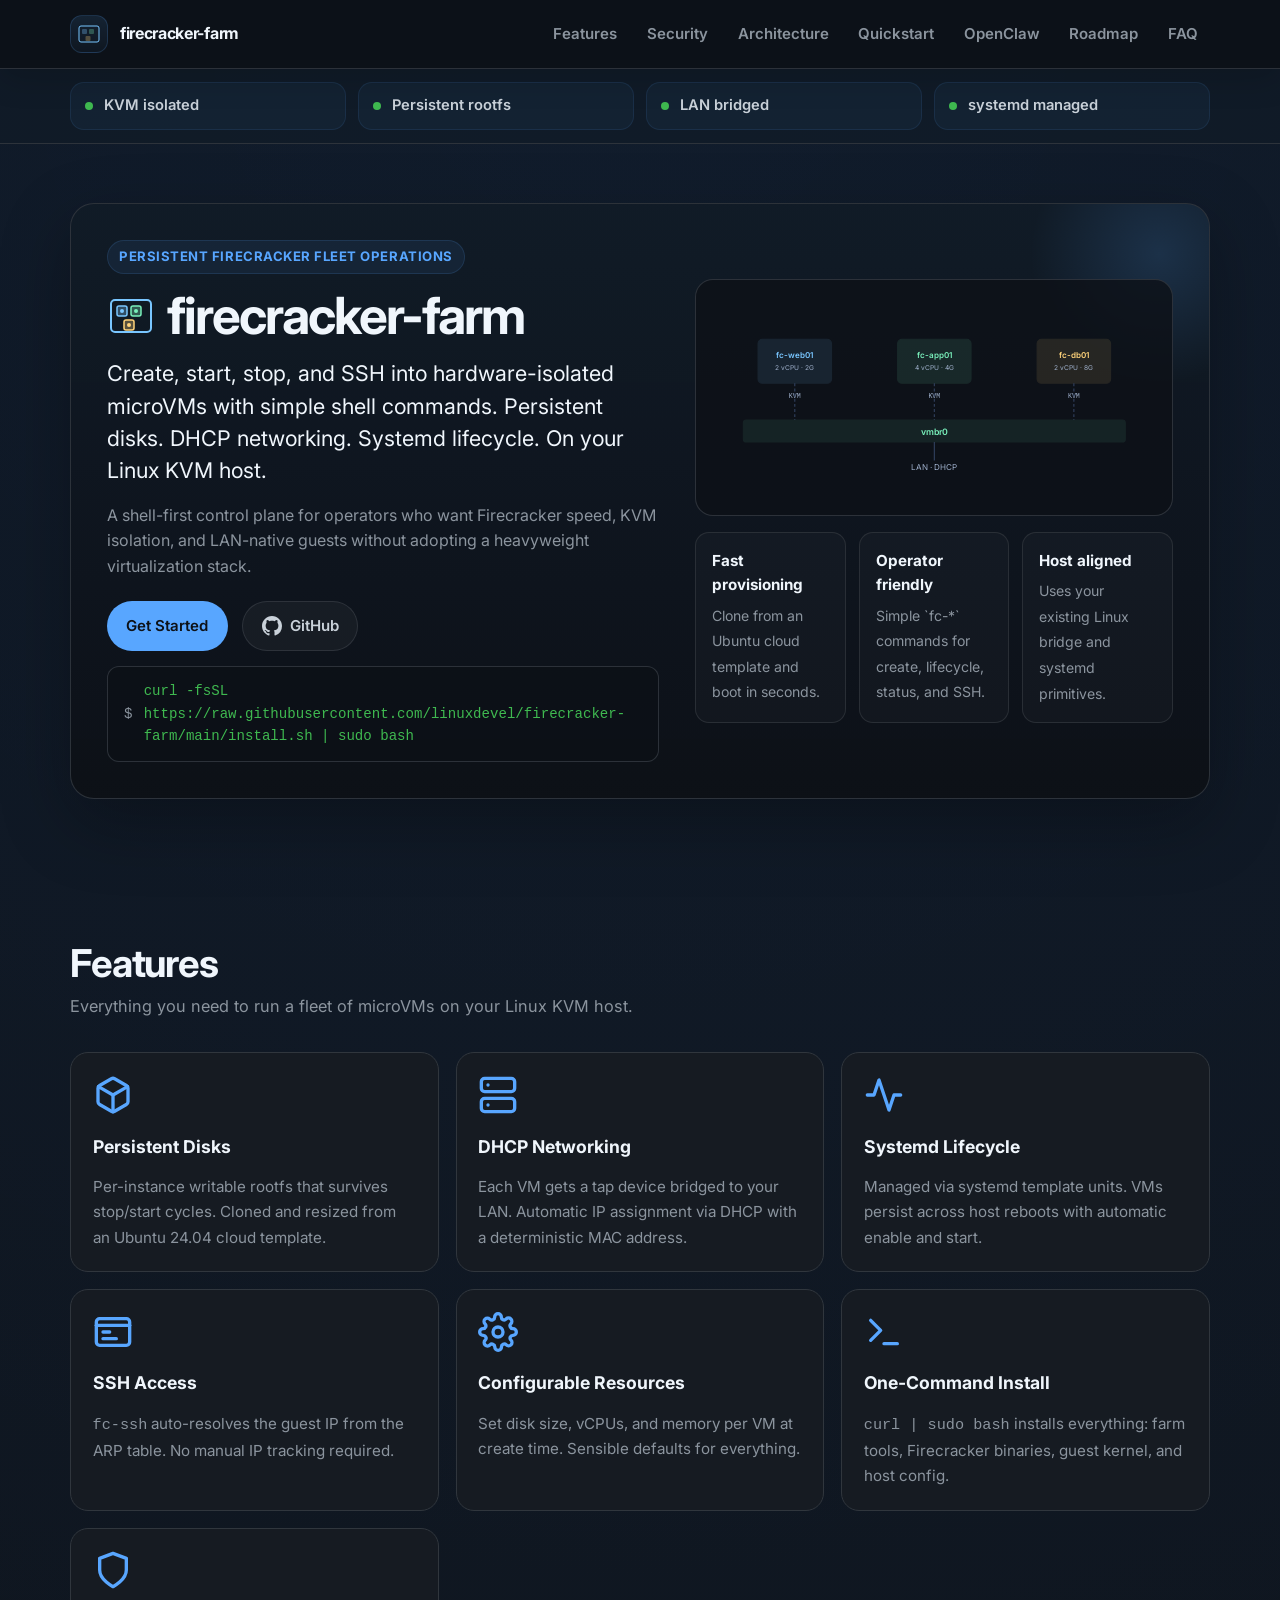
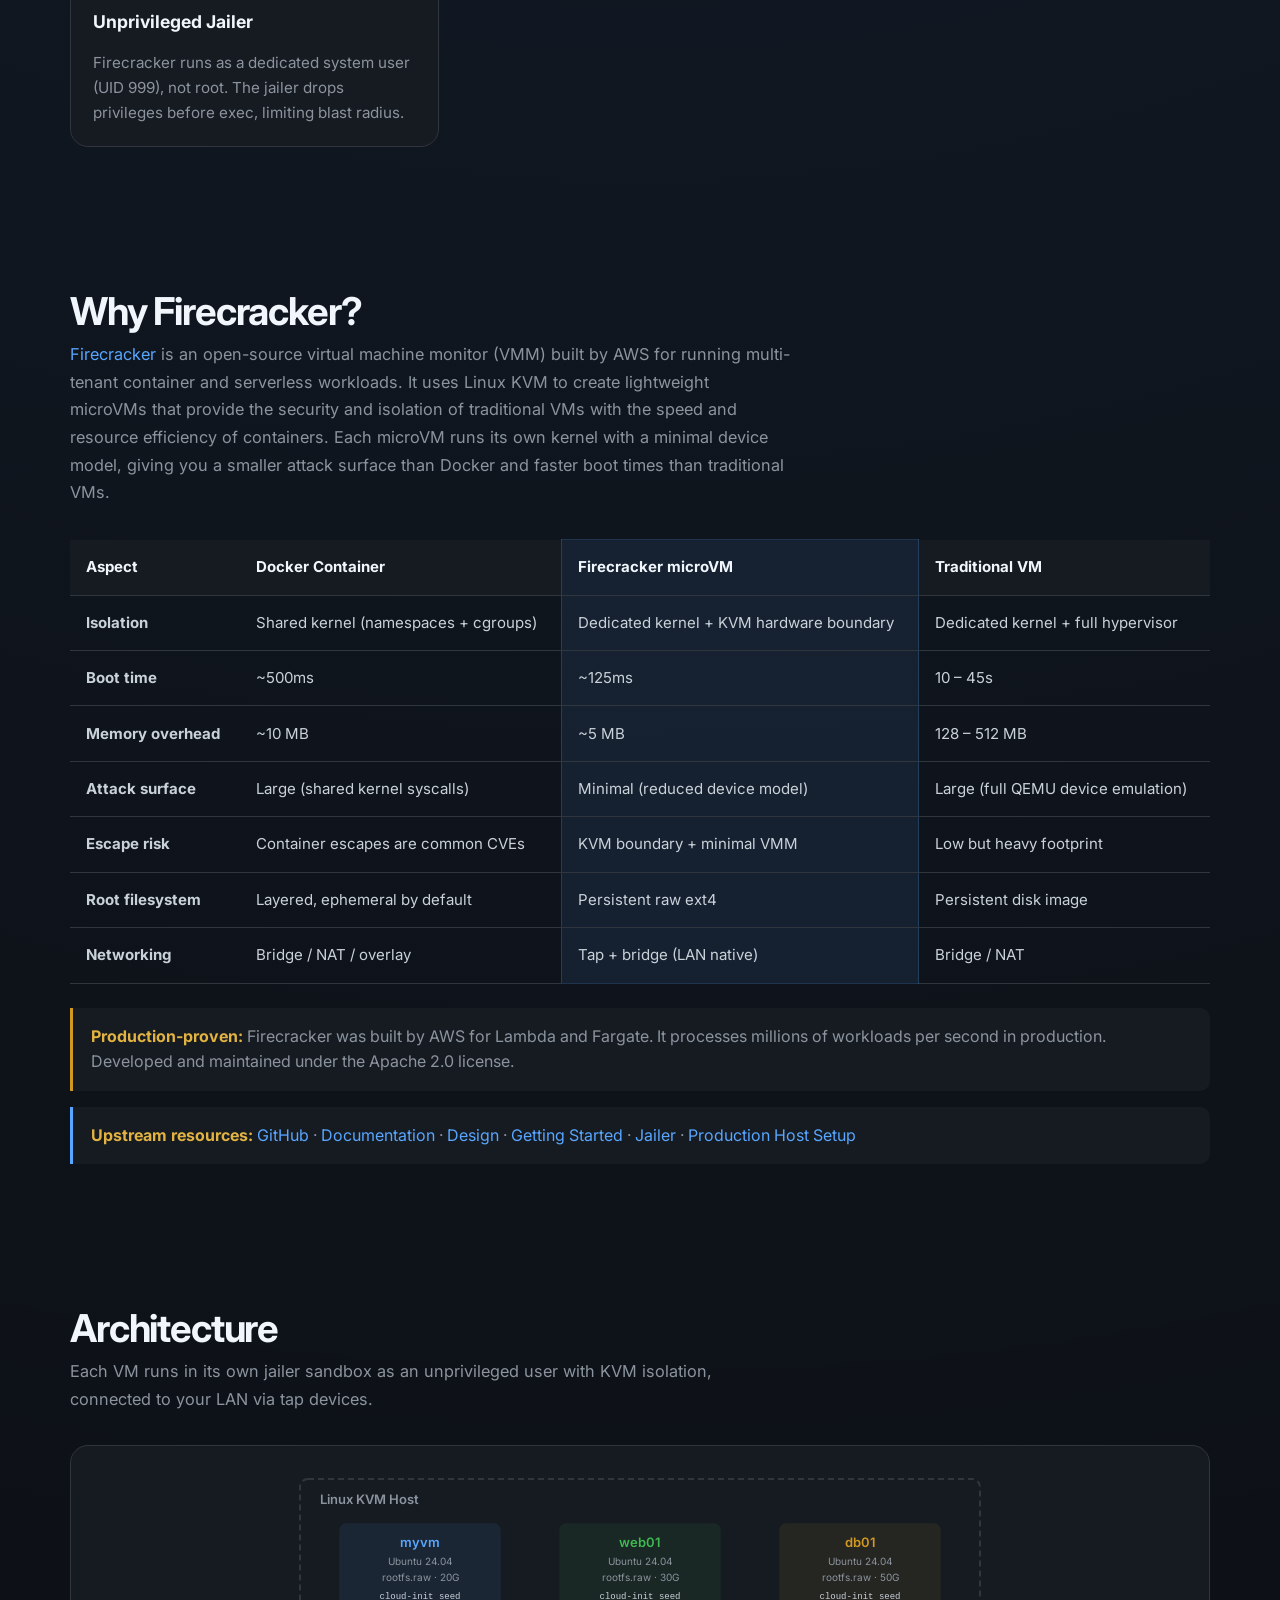
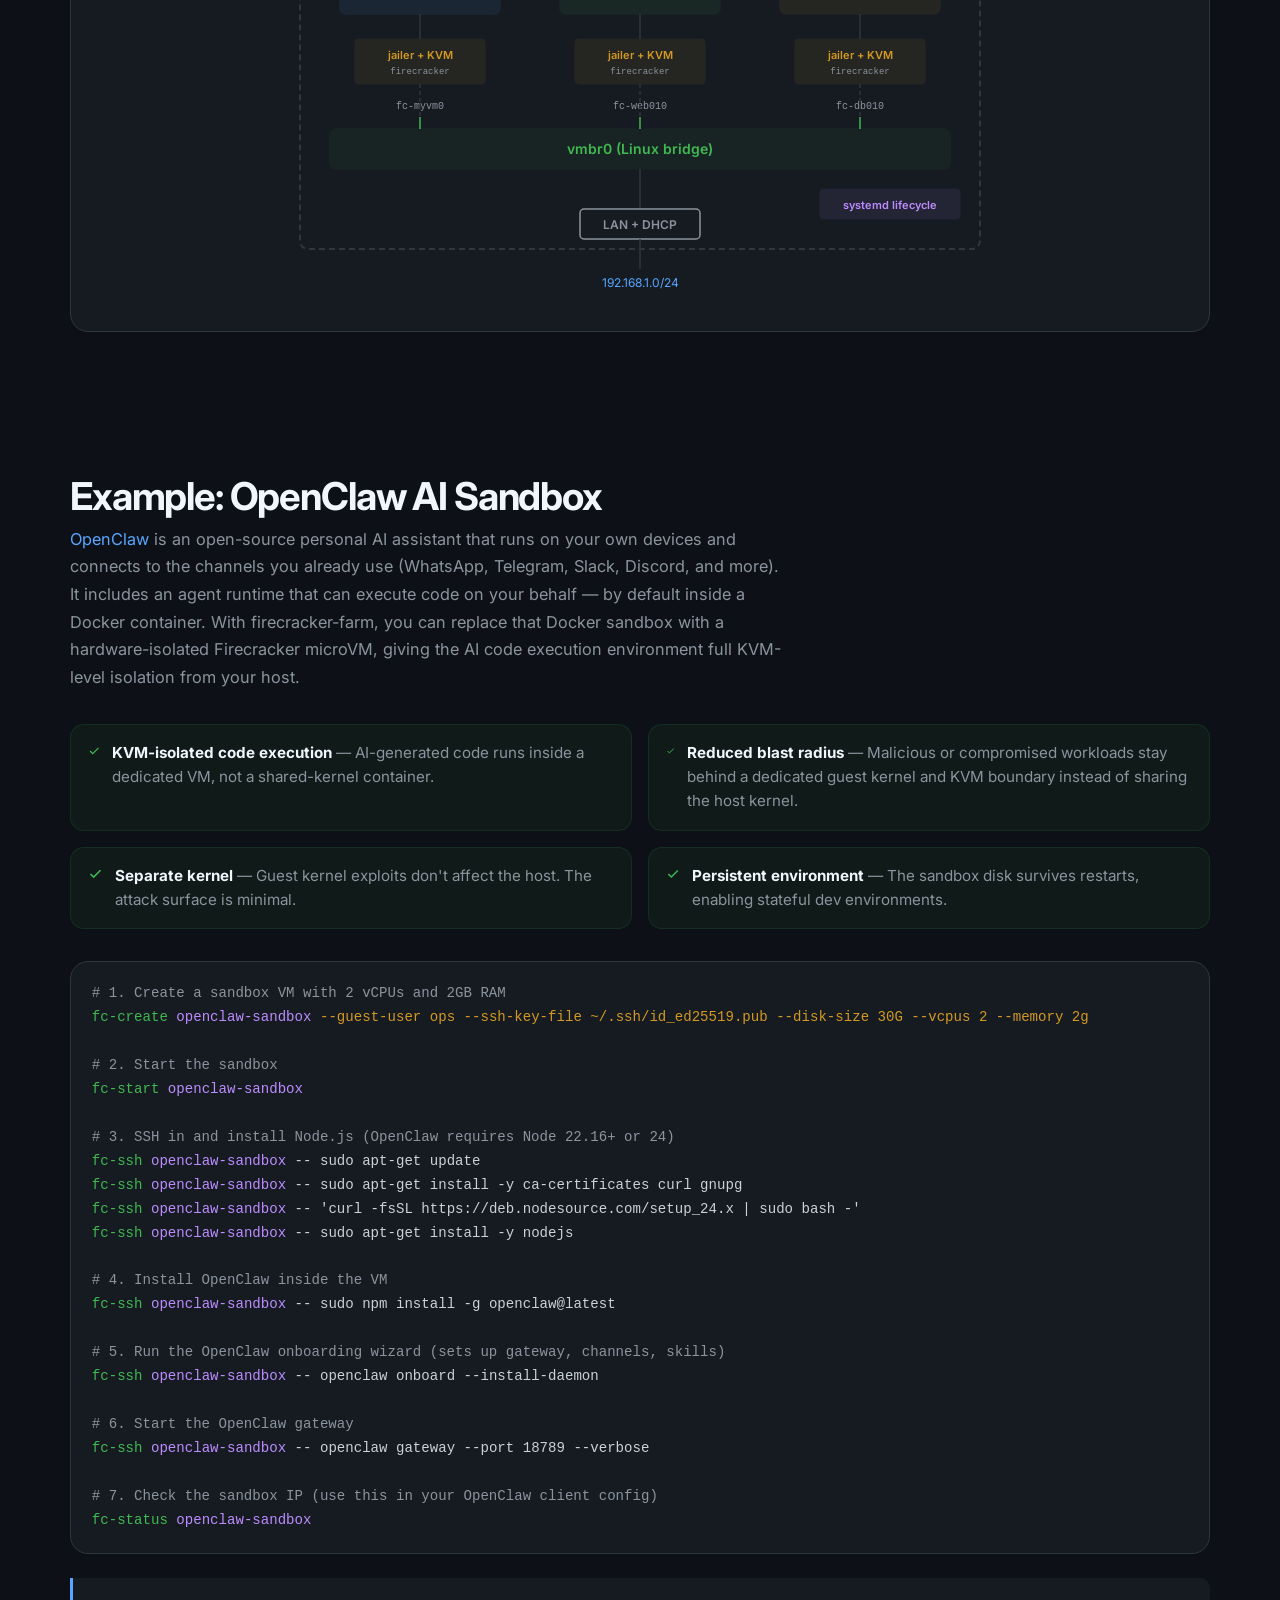
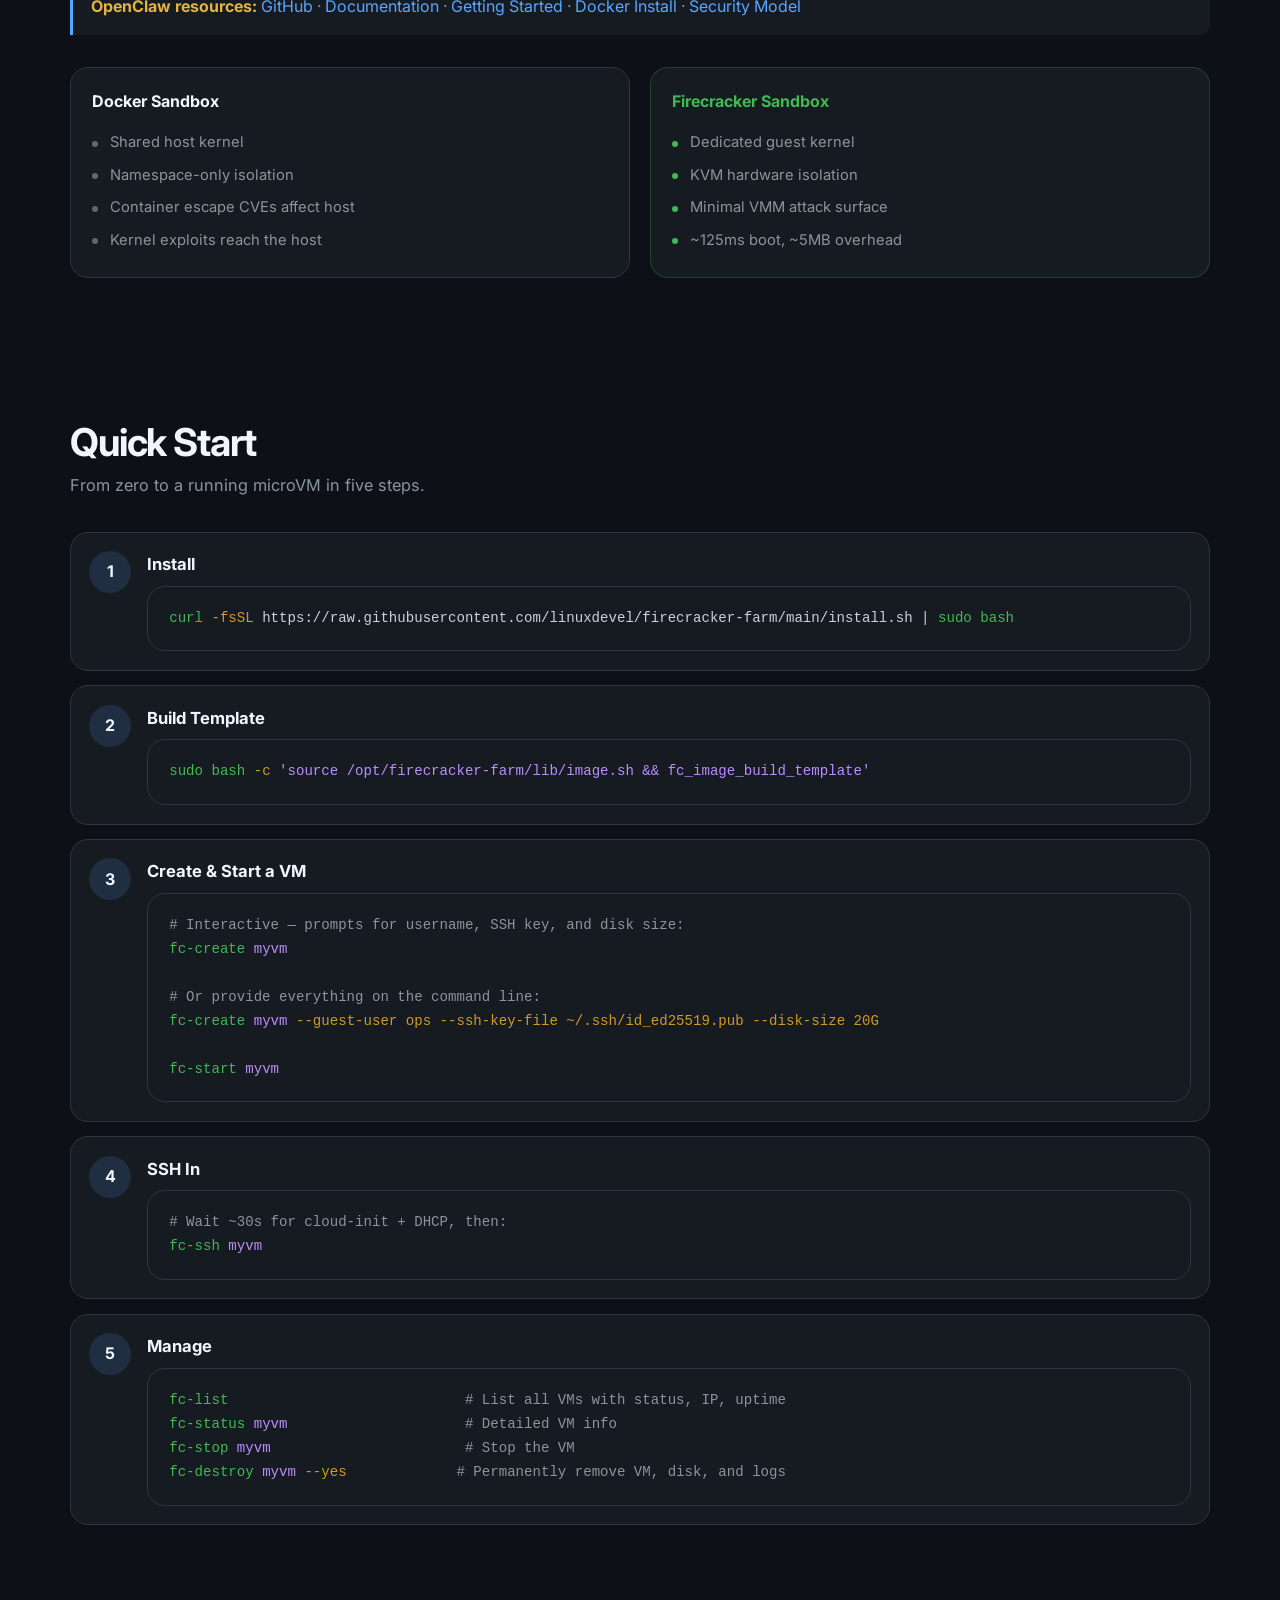
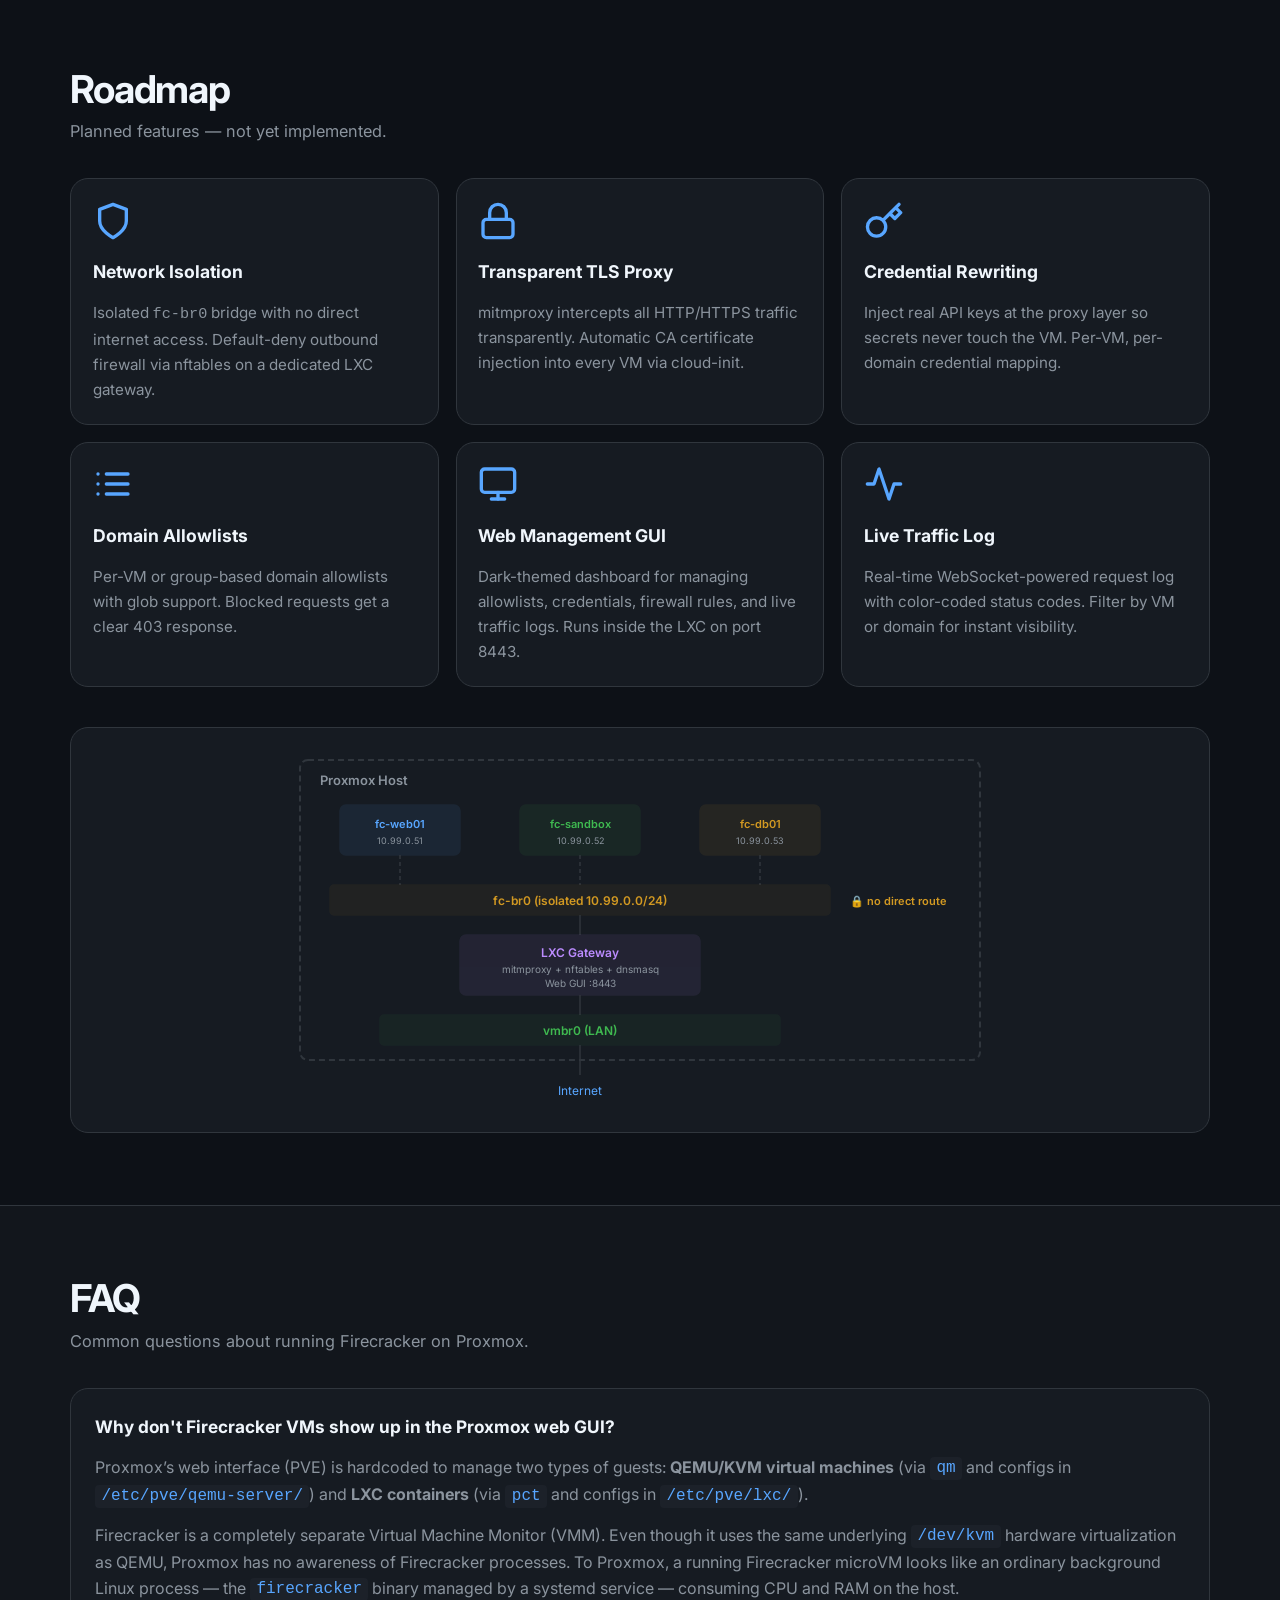
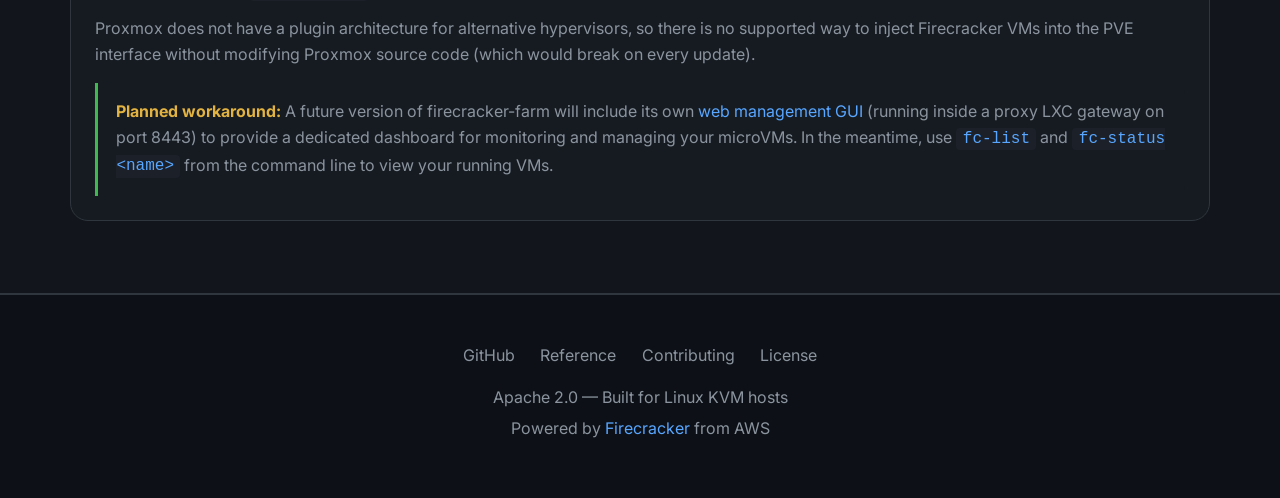
<file: docs/index.html>
<!DOCTYPE html>
<html lang="en">
<head>
  <meta charset="utf-8">
  <meta name="viewport" content="width=device-width, initial-scale=1">
  <title>firecracker-farm — Persistent Firecracker microVMs on Linux KVM hosts</title>
  <meta name="description" content="Shell toolkit for running persistent Firecracker microVMs on a Linux KVM host. Create, start, stop, and SSH in with one command.">
  <meta property="og:title" content="firecracker-farm">
  <meta property="og:description" content="Persistent Firecracker microVMs on a Linux KVM host with simple shell commands.">
  <meta property="og:type" content="website">
  <meta property="og:url" content="https://linuxdevel.github.io/firecracker-farm/">
  <link rel="preconnect" href="https://fonts.googleapis.com">
  <link rel="preconnect" href="https://fonts.gstatic.com" crossorigin>
  <link href="https://fonts.googleapis.com/css2?family=Inter:wght@400;600;700&display=swap" rel="stylesheet">
  <link rel="stylesheet" href="style.css">
</head>
<body>

<header class="site-header">
  <div class="container">
    <a class="brand" href="#top" aria-label="firecracker-farm home">
      <span class="brand-mark" aria-hidden="true">
        <svg width="24" height="24" viewBox="0 0 48 48" fill="none" xmlns="http://www.w3.org/2000/svg">
          <rect x="4" y="8" width="40" height="32" rx="4" stroke="#79c6ff" stroke-width="2" fill="none"/>
          <rect x="10" y="14" width="10" height="10" rx="2" fill="#79c6ff" opacity="0.3"/>
          <rect x="24" y="14" width="10" height="10" rx="2" fill="#79f0bb" opacity="0.28"/>
          <rect x="17" y="28" width="10" height="10" rx="2" fill="#ffd37a" opacity="0.28"/>
        </svg>
      </span>
      <span>firecracker-farm</span>
    </a>
    <nav class="site-nav" aria-label="Primary">
      <a href="#features">Features</a>
      <a href="#security">Security</a>
      <a href="#architecture">Architecture</a>
      <a href="#quickstart">Quickstart</a>
      <a href="#openclaw">OpenClaw</a>
      <a href="#roadmap">Roadmap</a>
      <a href="#faq">FAQ</a>
    </nav>
  </div>
</header>

<div class="trust-strip">
  <div class="container">
    <div class="trust-pill"><span class="trust-dot" aria-hidden="true"></span><strong>KVM isolated</strong></div>
    <div class="trust-pill"><span class="trust-dot" aria-hidden="true"></span><strong>Persistent rootfs</strong></div>
    <div class="trust-pill"><span class="trust-dot" aria-hidden="true"></span><strong>LAN bridged</strong></div>
    <div class="trust-pill"><span class="trust-dot" aria-hidden="true"></span><strong>systemd managed</strong></div>
  </div>
</div>

<!-- ════════════════════════════════════════════ HERO ════════════════════════════════════════════ -->
<section class="hero" id="top">
  <div class="container">
    <div class="hero-shell">
      <div class="hero-layout">
        <div>
          <div class="eyebrow">Persistent Firecracker fleet operations</div>
          <div class="hero-logo">
            <svg width="48" height="48" viewBox="0 0 48 48" fill="none" xmlns="http://www.w3.org/2000/svg">
              <rect x="4" y="8" width="40" height="32" rx="4" stroke="#79c6ff" stroke-width="2" fill="none"/>
              <rect x="10" y="14" width="10" height="10" rx="2" fill="#79c6ff" opacity="0.3"/>
              <rect x="10" y="14" width="10" height="10" rx="2" stroke="#79c6ff" stroke-width="1.5" fill="none"/>
              <rect x="24" y="14" width="10" height="10" rx="2" fill="#79f0bb" opacity="0.3"/>
              <rect x="24" y="14" width="10" height="10" rx="2" stroke="#79f0bb" stroke-width="1.5" fill="none"/>
              <rect x="17" y="28" width="10" height="10" rx="2" fill="#ffd37a" opacity="0.3"/>
              <rect x="17" y="28" width="10" height="10" rx="2" stroke="#ffd37a" stroke-width="1.5" fill="none"/>
              <circle cx="15" cy="19" r="2" fill="#79c6ff"/>
              <circle cx="29" cy="19" r="2" fill="#79f0bb"/>
              <circle cx="22" cy="33" r="2" fill="#ffd37a"/>
            </svg>
            firecracker-farm
          </div>
          <p class="hero-tagline">
            Create, start, stop, and SSH into hardware-isolated microVMs with simple shell commands.
            Persistent disks. DHCP networking. Systemd lifecycle. On your Linux KVM host.
          </p>
          <p class="hero-lede">
            A shell-first control plane for operators who want Firecracker speed, KVM isolation, and LAN-native guests without adopting a heavyweight virtualization stack.
          </p>
          <div class="hero-actions">
            <a href="#quickstart" class="btn btn-primary">Get Started</a>
            <a href="https://github.com/linuxdevel/firecracker-farm" class="btn btn-secondary">
              <svg width="20" height="20" viewBox="0 0 16 16" fill="currentColor"><path d="M8 0C3.58 0 0 3.58 0 8c0 3.54 2.29 6.53 5.47 7.59.4.07.55-.17.55-.38 0-.19-.01-.82-.01-1.49-2.01.37-2.53-.49-2.69-.94-.09-.23-.48-.94-.82-1.13-.28-.15-.68-.52-.01-.53.63-.01 1.08.58 1.23.82.72 1.21 1.87.87 2.33.66.07-.52.28-.87.51-1.07-1.78-.2-3.64-.89-3.64-3.95 0-.87.31-1.59.82-2.15-.08-.2-.36-1.02.08-2.12 0 0 .67-.21 2.2.82.64-.18 1.32-.27 2-.27.68 0 1.36.09 2 .27 1.53-1.04 2.2-.82 2.2-.82.44 1.1.16 1.92.08 2.12.51.56.82 1.27.82 2.15 0 3.07-1.87 3.75-3.65 3.95.29.25.54.73.54 1.48 0 1.07-.01 1.93-.01 2.2 0 .21.15.46.55.38A8.013 8.013 0 0016 8c0-4.42-3.58-8-8-8z"/></svg>
              GitHub
            </a>
          </div>
          <div class="hero-install">
            <span>$</span> curl -fsSL https://raw.githubusercontent.com/linuxdevel/firecracker-farm/main/install.sh | sudo bash
          </div>
        </div>

        <div>
          <div class="hero-graphic">
            <svg width="600" height="200" viewBox="0 0 600 200" fill="none" xmlns="http://www.w3.org/2000/svg">
              <rect x="60" y="20" width="100" height="60" rx="6" fill="#79c6ff" opacity="0.1" stroke="#79c6ff" stroke-width="1.5"/>
              <text x="110" y="45" text-anchor="middle" fill="#79c6ff" font-family="Inter,sans-serif" font-size="11" font-weight="600">fc-web01</text>
              <text x="110" y="62" text-anchor="middle" fill="#9fb0cb" font-family="Inter,sans-serif" font-size="9">2 vCPU · 2G</text>
              <rect x="250" y="20" width="100" height="60" rx="6" fill="#79f0bb" opacity="0.1" stroke="#79f0bb" stroke-width="1.5"/>
              <text x="300" y="45" text-anchor="middle" fill="#79f0bb" font-family="Inter,sans-serif" font-size="11" font-weight="600">fc-app01</text>
              <text x="300" y="62" text-anchor="middle" fill="#9fb0cb" font-family="Inter,sans-serif" font-size="9">4 vCPU · 4G</text>
              <rect x="440" y="20" width="100" height="60" rx="6" fill="#ffd37a" opacity="0.1" stroke="#ffd37a" stroke-width="1.5"/>
              <text x="490" y="45" text-anchor="middle" fill="#ffd37a" font-family="Inter,sans-serif" font-size="11" font-weight="600">fc-db01</text>
              <text x="490" y="62" text-anchor="middle" fill="#9fb0cb" font-family="Inter,sans-serif" font-size="9">2 vCPU · 8G</text>
              <text x="110" y="100" text-anchor="middle" fill="#9fb0cb" font-family="monospace" font-size="9">KVM</text>
              <text x="300" y="100" text-anchor="middle" fill="#9fb0cb" font-family="monospace" font-size="9">KVM</text>
              <text x="490" y="100" text-anchor="middle" fill="#9fb0cb" font-family="monospace" font-size="9">KVM</text>
              <line x1="110" y1="80" x2="110" y2="130" stroke="#31415f" stroke-width="1.5" stroke-dasharray="4 3"/>
              <line x1="300" y1="80" x2="300" y2="130" stroke="#31415f" stroke-width="1.5" stroke-dasharray="4 3"/>
              <line x1="490" y1="80" x2="490" y2="130" stroke="#31415f" stroke-width="1.5" stroke-dasharray="4 3"/>
              <rect x="40" y="130" width="520" height="30" rx="4" fill="#79f0bb" opacity="0.08" stroke="#79f0bb" stroke-width="1.5"/>
              <text x="300" y="150" text-anchor="middle" fill="#79f0bb" font-family="Inter,sans-serif" font-size="12" font-weight="600">vmbr0</text>
              <line x1="300" y1="160" x2="300" y2="185" stroke="#31415f" stroke-width="1.5"/>
              <text x="300" y="198" text-anchor="middle" fill="#9fb0cb" font-family="Inter,sans-serif" font-size="11">LAN · DHCP</text>
            </svg>
          </div>
          <div class="hero-proof">
            <div class="proof-card">
              <strong>Fast provisioning</strong>
              <span>Clone from an Ubuntu cloud template and boot in seconds.</span>
            </div>
            <div class="proof-card">
              <strong>Operator friendly</strong>
              <span>Simple `fc-*` commands for create, lifecycle, status, and SSH.</span>
            </div>
            <div class="proof-card">
              <strong>Host aligned</strong>
              <span>Uses your existing Linux bridge and systemd primitives.</span>
            </div>
          </div>
        </div>
      </div>
    </div>
  </div>
</section>

<!-- ════════════════════════════════════════════ FEATURES ════════════════════════════════════════ -->
<section id="features">
  <div class="container">
    <h2 class="section-title">Features</h2>
    <p class="section-subtitle">Everything you need to run a fleet of microVMs on your Linux KVM host.</p>

    <div class="features-grid">
      <div class="feature-card">
        <svg class="feature-icon" viewBox="0 0 24 24" fill="none" stroke="currentColor" stroke-width="2" stroke-linecap="round" stroke-linejoin="round">
          <path d="M21 16V8a2 2 0 0 0-1-1.73l-7-4a2 2 0 0 0-2 0l-7 4A2 2 0 0 0 3 8v8a2 2 0 0 0 1 1.73l7 4a2 2 0 0 0 2 0l7-4A2 2 0 0 0 21 16z"/>
          <polyline points="3.27 6.96 12 12.01 20.73 6.96"/>
          <line x1="12" y1="22.08" x2="12" y2="12"/>
        </svg>
        <h3>Persistent Disks</h3>
        <p>Per-instance writable rootfs that survives stop/start cycles. Cloned and resized from an Ubuntu 24.04 cloud template.</p>
      </div>

      <div class="feature-card">
        <svg class="feature-icon" viewBox="0 0 24 24" fill="none" stroke="currentColor" stroke-width="2" stroke-linecap="round" stroke-linejoin="round">
          <rect x="2" y="2" width="20" height="8" rx="2" ry="2"/>
          <rect x="2" y="14" width="20" height="8" rx="2" ry="2"/>
          <line x1="6" y1="6" x2="6.01" y2="6"/>
          <line x1="6" y1="18" x2="6.01" y2="18"/>
        </svg>
        <h3>DHCP Networking</h3>
        <p>Each VM gets a tap device bridged to your LAN. Automatic IP assignment via DHCP with a deterministic MAC address.</p>
      </div>

      <div class="feature-card">
        <svg class="feature-icon" viewBox="0 0 24 24" fill="none" stroke="currentColor" stroke-width="2" stroke-linecap="round" stroke-linejoin="round">
          <polyline points="22 12 18 12 15 21 9 3 6 12 2 12"/>
        </svg>
        <h3>Systemd Lifecycle</h3>
        <p>Managed via systemd template units. VMs persist across host reboots with automatic enable and start.</p>
      </div>

      <div class="feature-card">
        <svg class="feature-icon" viewBox="0 0 24 24" fill="none" stroke="currentColor" stroke-width="2" stroke-linecap="round" stroke-linejoin="round">
          <rect x="2" y="4" width="20" height="16" rx="2"/>
          <line x1="2" y1="8" x2="22" y2="8"/>
          <line x1="6" y1="12" x2="10" y2="12"/>
          <line x1="6" y1="16" x2="14" y2="16"/>
        </svg>
        <h3>SSH Access</h3>
        <p><code>fc-ssh</code> auto-resolves the guest IP from the ARP table. No manual IP tracking required.</p>
      </div>

      <div class="feature-card">
        <svg class="feature-icon" viewBox="0 0 24 24" fill="none" stroke="currentColor" stroke-width="2" stroke-linecap="round" stroke-linejoin="round">
          <circle cx="12" cy="12" r="3"/>
          <path d="M19.4 15a1.65 1.65 0 0 0 .33 1.82l.06.06a2 2 0 0 1-2.83 2.83l-.06-.06a1.65 1.65 0 0 0-1.82-.33 1.65 1.65 0 0 0-1 1.51V21a2 2 0 0 1-4 0v-.09A1.65 1.65 0 0 0 9 19.4a1.65 1.65 0 0 0-1.82.33l-.06.06a2 2 0 0 1-2.83-2.83l.06-.06A1.65 1.65 0 0 0 4.68 15a1.65 1.65 0 0 0-1.51-1H3a2 2 0 0 1 0-4h.09A1.65 1.65 0 0 0 4.6 9a1.65 1.65 0 0 0-.33-1.82l-.06-.06a2 2 0 0 1 2.83-2.83l.06.06A1.65 1.65 0 0 0 9 4.68a1.65 1.65 0 0 0 1-1.51V3a2 2 0 0 1 4 0v.09a1.65 1.65 0 0 0 1 1.51 1.65 1.65 0 0 0 1.82-.33l.06-.06a2 2 0 0 1 2.83 2.83l-.06.06A1.65 1.65 0 0 0 19.4 9a1.65 1.65 0 0 0 1.51 1H21a2 2 0 0 1 0 4h-.09a1.65 1.65 0 0 0-1.51 1z"/>
        </svg>
        <h3>Configurable Resources</h3>
        <p>Set disk size, vCPUs, and memory per VM at create time. Sensible defaults for everything.</p>
      </div>

      <div class="feature-card">
        <svg class="feature-icon" viewBox="0 0 24 24" fill="none" stroke="currentColor" stroke-width="2" stroke-linecap="round" stroke-linejoin="round">
          <path d="M4 17l6-6-6-6"/>
          <line x1="12" y1="19" x2="20" y2="19"/>
        </svg>
        <h3>One-Command Install</h3>
        <p><code>curl | sudo bash</code> installs everything: farm tools, Firecracker binaries, guest kernel, and host config.</p>
      </div>

      <div class="feature-card">
        <svg class="feature-icon" viewBox="0 0 24 24" fill="none" stroke="currentColor" stroke-width="2" stroke-linecap="round" stroke-linejoin="round">
          <path d="M12 22s8-4 8-10V5l-8-3-8 3v7c0 6 8 10 8 10z"/>
        </svg>
        <h3>Unprivileged Jailer</h3>
        <p>Firecracker runs as a dedicated system user (UID 999), not root. The jailer drops privileges before exec, limiting blast radius.</p>
      </div>
    </div>
  </div>
</section>

<!-- ════════════════════════════════════════════ SECURITY ════════════════════════════════════════ -->
<section id="security">
  <div class="container">
    <h2 class="section-title">Why Firecracker?</h2>
    <p class="comparison-intro">
      <a href="https://github.com/firecracker-microvm/firecracker">Firecracker</a> is an
      open-source virtual machine monitor (VMM) built by AWS for running multi-tenant
      container and serverless workloads. It uses Linux KVM to create lightweight microVMs
      that provide the security and isolation of traditional VMs with the speed and resource
      efficiency of containers. Each microVM runs its own kernel with a minimal device model,
      giving you a smaller attack surface than Docker and faster boot times than traditional VMs.
    </p>

    <div style="overflow-x: auto;">
      <table class="comparison-table">
        <thead>
          <tr>
            <th>Aspect</th>
            <th>Docker Container</th>
            <th class="highlight highlight-top">Firecracker microVM</th>
            <th>Traditional VM</th>
          </tr>
        </thead>
        <tbody>
          <tr>
            <td><strong>Isolation</strong></td>
            <td>Shared kernel (namespaces + cgroups)</td>
            <td class="highlight">Dedicated kernel + KVM hardware boundary</td>
            <td>Dedicated kernel + full hypervisor</td>
          </tr>
          <tr>
            <td><strong>Boot time</strong></td>
            <td>~500ms</td>
            <td class="highlight">~125ms</td>
            <td>10 &ndash; 45s</td>
          </tr>
          <tr>
            <td><strong>Memory overhead</strong></td>
            <td>~10 MB</td>
            <td class="highlight">~5 MB</td>
            <td>128 &ndash; 512 MB</td>
          </tr>
          <tr>
            <td><strong>Attack surface</strong></td>
            <td>Large (shared kernel syscalls)</td>
            <td class="highlight">Minimal (reduced device model)</td>
            <td>Large (full QEMU device emulation)</td>
          </tr>
          <tr>
            <td><strong>Escape risk</strong></td>
            <td>Container escapes are common CVEs</td>
            <td class="highlight">KVM boundary + minimal VMM</td>
            <td>Low but heavy footprint</td>
          </tr>
          <tr>
            <td><strong>Root filesystem</strong></td>
            <td>Layered, ephemeral by default</td>
            <td class="highlight">Persistent raw ext4</td>
            <td>Persistent disk image</td>
          </tr>
          <tr>
            <td><strong>Networking</strong></td>
            <td>Bridge / NAT / overlay</td>
            <td class="highlight highlight-bottom">Tap + bridge (LAN native)</td>
            <td>Bridge / NAT</td>
          </tr>
        </tbody>
      </table>
    </div>

    <div class="callout">
      <strong>Production-proven:</strong> Firecracker was built by AWS for Lambda and Fargate.
      It processes millions of workloads per second in production. Developed and maintained
      under the Apache 2.0 license.
    </div>

    <div class="callout" style="margin-top: 16px; border-left-color: #58a6ff;">
      <strong>Upstream resources:</strong>
      <a href="https://github.com/firecracker-microvm/firecracker">GitHub</a> &middot;
      <a href="https://firecracker-microvm.github.io/">Documentation</a> &middot;
      <a href="https://github.com/firecracker-microvm/firecracker/blob/main/docs/design.md">Design</a> &middot;
      <a href="https://github.com/firecracker-microvm/firecracker/blob/main/docs/getting-started.md">Getting Started</a> &middot;
      <a href="https://github.com/firecracker-microvm/firecracker/blob/main/docs/jailer.md">Jailer</a> &middot;
      <a href="https://github.com/firecracker-microvm/firecracker/blob/main/docs/prod-host-setup.md">Production Host Setup</a>
    </div>
  </div>
</section>

<!-- ════════════════════════════════════════════ ARCHITECTURE ════════════════════════════════════ -->
<section id="architecture">
  <div class="container">
    <h2 class="section-title">Architecture</h2>
    <p class="section-subtitle">Each VM runs in its own jailer sandbox as an unprivileged user with KVM isolation, connected to your LAN via tap devices.</p>

    <div class="arch-container">
      <svg width="720" height="440" viewBox="0 0 720 440" fill="none" xmlns="http://www.w3.org/2000/svg">
        <!-- Host boundary -->
        <rect x="20" y="10" width="680" height="370" rx="8" stroke="#30363d" stroke-width="2" stroke-dasharray="6 4" fill="none"/>
        <text x="40" y="35" fill="#8b949e" font-family="Inter,sans-serif" font-size="13" font-weight="600">Linux KVM Host</text>

        <!-- VM 1 -->
        <rect x="60" y="55" width="160" height="90" rx="6" fill="#58a6ff" opacity="0.08" stroke="#58a6ff" stroke-width="1.5"/>
        <text x="140" y="78" text-anchor="middle" fill="#58a6ff" font-family="Inter,sans-serif" font-size="13" font-weight="600">myvm</text>
        <text x="140" y="96" text-anchor="middle" fill="#8b949e" font-family="Inter,sans-serif" font-size="10">Ubuntu 24.04</text>
        <text x="140" y="112" text-anchor="middle" fill="#8b949e" font-family="Inter,sans-serif" font-size="10">rootfs.raw · 20G</text>
        <text x="140" y="130" text-anchor="middle" fill="#c9d1d9" font-family="monospace" font-size="9">cloud-init seed</text>

        <!-- VM 2 -->
        <rect x="280" y="55" width="160" height="90" rx="6" fill="#3fb950" opacity="0.08" stroke="#3fb950" stroke-width="1.5"/>
        <text x="360" y="78" text-anchor="middle" fill="#3fb950" font-family="Inter,sans-serif" font-size="13" font-weight="600">web01</text>
        <text x="360" y="96" text-anchor="middle" fill="#8b949e" font-family="Inter,sans-serif" font-size="10">Ubuntu 24.04</text>
        <text x="360" y="112" text-anchor="middle" fill="#8b949e" font-family="Inter,sans-serif" font-size="10">rootfs.raw · 30G</text>
        <text x="360" y="130" text-anchor="middle" fill="#c9d1d9" font-family="monospace" font-size="9">cloud-init seed</text>

        <!-- VM 3 -->
        <rect x="500" y="55" width="160" height="90" rx="6" fill="#d29922" opacity="0.08" stroke="#d29922" stroke-width="1.5"/>
        <text x="580" y="78" text-anchor="middle" fill="#d29922" font-family="Inter,sans-serif" font-size="13" font-weight="600">db01</text>
        <text x="580" y="96" text-anchor="middle" fill="#8b949e" font-family="Inter,sans-serif" font-size="10">Ubuntu 24.04</text>
        <text x="580" y="112" text-anchor="middle" fill="#8b949e" font-family="Inter,sans-serif" font-size="10">rootfs.raw · 50G</text>
        <text x="580" y="130" text-anchor="middle" fill="#c9d1d9" font-family="monospace" font-size="9">cloud-init seed</text>

        <!-- Jailer boxes -->
        <rect x="75" y="170" width="130" height="45" rx="4" fill="#d29922" opacity="0.08" stroke="#d29922" stroke-width="1.2"/>
        <text x="140" y="190" text-anchor="middle" fill="#d29922" font-family="Inter,sans-serif" font-size="11" font-weight="600">jailer + KVM</text>
        <text x="140" y="205" text-anchor="middle" fill="#8b949e" font-family="monospace" font-size="9">firecracker</text>

        <rect x="295" y="170" width="130" height="45" rx="4" fill="#d29922" opacity="0.08" stroke="#d29922" stroke-width="1.2"/>
        <text x="360" y="190" text-anchor="middle" fill="#d29922" font-family="Inter,sans-serif" font-size="11" font-weight="600">jailer + KVM</text>
        <text x="360" y="205" text-anchor="middle" fill="#8b949e" font-family="monospace" font-size="9">firecracker</text>

        <rect x="515" y="170" width="130" height="45" rx="4" fill="#d29922" opacity="0.08" stroke="#d29922" stroke-width="1.2"/>
        <text x="580" y="190" text-anchor="middle" fill="#d29922" font-family="Inter,sans-serif" font-size="11" font-weight="600">jailer + KVM</text>
        <text x="580" y="205" text-anchor="middle" fill="#8b949e" font-family="monospace" font-size="9">firecracker</text>

        <!-- Connectors: VM to jailer -->
        <line x1="140" y1="145" x2="140" y2="170" stroke="#30363d" stroke-width="1.5"/>
        <line x1="360" y1="145" x2="360" y2="170" stroke="#30363d" stroke-width="1.5"/>
        <line x1="580" y1="145" x2="580" y2="170" stroke="#30363d" stroke-width="1.5"/>

        <!-- Tap labels -->
        <text x="140" y="240" text-anchor="middle" fill="#8b949e" font-family="monospace" font-size="10">fc-myvm0</text>
        <text x="360" y="240" text-anchor="middle" fill="#8b949e" font-family="monospace" font-size="10">fc-web010</text>
        <text x="580" y="240" text-anchor="middle" fill="#8b949e" font-family="monospace" font-size="10">fc-db010</text>

        <!-- Connectors: jailer to tap -->
        <line x1="140" y1="215" x2="140" y2="248" stroke="#30363d" stroke-width="1.5" stroke-dasharray="4 3"/>
        <line x1="360" y1="215" x2="360" y2="248" stroke="#30363d" stroke-width="1.5" stroke-dasharray="4 3"/>
        <line x1="580" y1="215" x2="580" y2="248" stroke="#30363d" stroke-width="1.5" stroke-dasharray="4 3"/>

        <!-- Bridge -->
        <rect x="50" y="260" width="620" height="40" rx="6" fill="#3fb950" opacity="0.06" stroke="#3fb950" stroke-width="1.5"/>
        <text x="360" y="285" text-anchor="middle" fill="#3fb950" font-family="Inter,sans-serif" font-size="14" font-weight="600">vmbr0 (Linux bridge)</text>

        <!-- Connectors: tap to bridge -->
        <line x1="140" y1="248" x2="140" y2="260" stroke="#3fb950" stroke-width="1.5"/>
        <line x1="360" y1="248" x2="360" y2="260" stroke="#3fb950" stroke-width="1.5"/>
        <line x1="580" y1="248" x2="580" y2="260" stroke="#3fb950" stroke-width="1.5"/>

        <!-- Systemd label -->
        <rect x="540" y="320" width="140" height="30" rx="4" fill="#bc8cff" opacity="0.08" stroke="#bc8cff" stroke-width="1.2"/>
        <text x="610" y="340" text-anchor="middle" fill="#bc8cff" font-family="Inter,sans-serif" font-size="11" font-weight="600">systemd lifecycle</text>

        <!-- Bridge to LAN -->
        <line x1="360" y1="300" x2="360" y2="340" stroke="#30363d" stroke-width="1.5"/>

        <!-- LAN -->
        <rect x="300" y="340" width="120" height="30" rx="4" fill="none" stroke="#8b949e" stroke-width="1.5"/>
        <text x="360" y="360" text-anchor="middle" fill="#8b949e" font-family="Inter,sans-serif" font-size="12" font-weight="600">LAN + DHCP</text>

        <!-- External -->
        <line x1="360" y1="370" x2="360" y2="400" stroke="#30363d" stroke-width="1.5"/>
        <text x="360" y="418" text-anchor="middle" fill="#58a6ff" font-family="Inter,sans-serif" font-size="12">192.168.1.0/24</text>
      </svg>
    </div>
  </div>
</section>

<!-- ════════════════════════════════════════════ OPENCLAW ════════════════════════════════════════ -->
<section id="openclaw">
  <div class="container">
    <h2 class="section-title">Example: OpenClaw AI Sandbox</h2>
    <p class="example-intro">
      <a href="https://github.com/openclaw/openclaw">OpenClaw</a> is an open-source personal AI
      assistant that runs on your own devices and connects to the channels you already use
      (WhatsApp, Telegram, Slack, Discord, and more). It includes an agent runtime that can
      execute code on your behalf &mdash; by default inside a Docker container. With
      firecracker-farm, you can replace that Docker sandbox with a hardware-isolated Firecracker
      microVM, giving the AI code execution environment full KVM-level isolation from your host.
    </p>

    <div class="example-benefits">
      <div class="benefit">
        <svg class="benefit-icon" width="20" height="20" viewBox="0 0 24 24" fill="none" stroke="#3fb950" stroke-width="2.5"><polyline points="20 6 9 17 4 12"/></svg>
        <p><strong>KVM-isolated code execution</strong> &mdash; AI-generated code runs inside a dedicated VM, not a shared-kernel container.</p>
      </div>
      <div class="benefit">
        <svg class="benefit-icon" width="20" height="20" viewBox="0 0 24 24" fill="none" stroke="#3fb950" stroke-width="2.5"><polyline points="20 6 9 17 4 12"/></svg>
        <p><strong>Reduced blast radius</strong> &mdash; Malicious or compromised workloads stay behind a dedicated guest kernel and KVM boundary instead of sharing the host kernel.</p>
      </div>
      <div class="benefit">
        <svg class="benefit-icon" width="20" height="20" viewBox="0 0 24 24" fill="none" stroke="#3fb950" stroke-width="2.5"><polyline points="20 6 9 17 4 12"/></svg>
        <p><strong>Separate kernel</strong> &mdash; Guest kernel exploits don't affect the host. The attack surface is minimal.</p>
      </div>
      <div class="benefit">
        <svg class="benefit-icon" width="20" height="20" viewBox="0 0 24 24" fill="none" stroke="#3fb950" stroke-width="2.5"><polyline points="20 6 9 17 4 12"/></svg>
        <p><strong>Persistent environment</strong> &mdash; The sandbox disk survives restarts, enabling stateful dev environments.</p>
      </div>
    </div>

    <div class="terminal">
      <pre><span class="comment"># 1. Create a sandbox VM with 2 vCPUs and 2GB RAM</span>
<span class="cmd">fc-create</span> <span class="arg">openclaw-sandbox</span> <span class="flag">--guest-user ops --ssh-key-file ~/.ssh/id_ed25519.pub --disk-size 30G --vcpus 2 --memory 2g</span>

<span class="comment"># 2. Start the sandbox</span>
<span class="cmd">fc-start</span> <span class="arg">openclaw-sandbox</span>

<span class="comment"># 3. SSH in and install Node.js (OpenClaw requires Node 22.16+ or 24)</span>
<span class="cmd">fc-ssh</span> <span class="arg">openclaw-sandbox</span> -- sudo apt-get update
<span class="cmd">fc-ssh</span> <span class="arg">openclaw-sandbox</span> -- sudo apt-get install -y ca-certificates curl gnupg
<span class="cmd">fc-ssh</span> <span class="arg">openclaw-sandbox</span> -- 'curl -fsSL https://deb.nodesource.com/setup_24.x | sudo bash -'
<span class="cmd">fc-ssh</span> <span class="arg">openclaw-sandbox</span> -- sudo apt-get install -y nodejs

<span class="comment"># 4. Install OpenClaw inside the VM</span>
<span class="cmd">fc-ssh</span> <span class="arg">openclaw-sandbox</span> -- sudo npm install -g openclaw@latest

<span class="comment"># 5. Run the OpenClaw onboarding wizard (sets up gateway, channels, skills)</span>
<span class="cmd">fc-ssh</span> <span class="arg">openclaw-sandbox</span> -- openclaw onboard --install-daemon

<span class="comment"># 6. Start the OpenClaw gateway</span>
<span class="cmd">fc-ssh</span> <span class="arg">openclaw-sandbox</span> -- openclaw gateway --port 18789 --verbose

<span class="comment"># 7. Check the sandbox IP (use this in your OpenClaw client config)</span>
<span class="cmd">fc-status</span> <span class="arg">openclaw-sandbox</span></pre>
    </div>

    <div class="callout" style="margin-bottom: 24px; border-left-color: #58a6ff;">
      <strong>OpenClaw resources:</strong>
      <a href="https://github.com/openclaw/openclaw">GitHub</a> &middot;
      <a href="https://docs.openclaw.ai">Documentation</a> &middot;
      <a href="https://docs.openclaw.ai/start/getting-started">Getting Started</a> &middot;
      <a href="https://docs.openclaw.ai/install/docker">Docker Install</a> &middot;
      <a href="https://docs.openclaw.ai/gateway/security">Security Model</a>
    </div>

    <div class="sandbox-compare">
      <div class="sandbox-card docker">
        <h4>Docker Sandbox</h4>
        <ul>
          <li>Shared host kernel</li>
          <li>Namespace-only isolation</li>
          <li>Container escape CVEs affect host</li>
          <li>Kernel exploits reach the host</li>
        </ul>
      </div>
      <div class="sandbox-card preferred">
        <h4>Firecracker Sandbox</h4>
        <ul>
          <li>Dedicated guest kernel</li>
          <li>KVM hardware isolation</li>
          <li>Minimal VMM attack surface</li>
          <li>~125ms boot, ~5MB overhead</li>
        </ul>
      </div>
    </div>
  </div>
</section>

<!-- ════════════════════════════════════════════ QUICKSTART ══════════════════════════════════════ -->
<section id="quickstart">
  <div class="container">
    <h2 class="section-title">Quick Start</h2>
    <p class="section-subtitle">From zero to a running microVM in five steps.</p>

    <div class="quickstart-steps">
      <div class="quickstart-step">
        <div class="step-number">1</div>
        <div class="step-content">
          <h3>Install</h3>
          <div class="terminal">
            <pre><span class="cmd">curl</span> <span class="flag">-fsSL</span> https://raw.githubusercontent.com/linuxdevel/firecracker-farm/main/install.sh | <span class="cmd">sudo bash</span></pre>
          </div>
        </div>
      </div>

      <div class="quickstart-step">
        <div class="step-number">2</div>
        <div class="step-content">
          <h3>Build Template</h3>
          <div class="terminal">
            <pre><span class="cmd">sudo bash</span> <span class="flag">-c</span> <span class="arg">'source /opt/firecracker-farm/lib/image.sh && fc_image_build_template'</span></pre>
          </div>
        </div>
      </div>

      <div class="quickstart-step">
        <div class="step-number">3</div>
        <div class="step-content">
          <h3>Create &amp; Start a VM</h3>
          <div class="terminal">
            <pre><span class="comment"># Interactive — prompts for username, SSH key, and disk size:</span>
<span class="cmd">fc-create</span> <span class="arg">myvm</span>

<span class="comment"># Or provide everything on the command line:</span>
<span class="cmd">fc-create</span> <span class="arg">myvm</span> <span class="flag">--guest-user ops --ssh-key-file ~/.ssh/id_ed25519.pub --disk-size 20G</span>

<span class="cmd">fc-start</span> <span class="arg">myvm</span></pre>
          </div>
        </div>
      </div>

      <div class="quickstart-step">
        <div class="step-number">4</div>
        <div class="step-content">
          <h3>SSH In</h3>
          <div class="terminal">
            <pre><span class="comment"># Wait ~30s for cloud-init + DHCP, then:</span>
<span class="cmd">fc-ssh</span> <span class="arg">myvm</span></pre>
          </div>
        </div>
      </div>

      <div class="quickstart-step">
        <div class="step-number">5</div>
        <div class="step-content">
          <h3>Manage</h3>
          <div class="terminal">
            <pre><span class="cmd">fc-list</span>                            <span class="comment"># List all VMs with status, IP, uptime</span>
<span class="cmd">fc-status</span> <span class="arg">myvm</span>                     <span class="comment"># Detailed VM info</span>
<span class="cmd">fc-stop</span> <span class="arg">myvm</span>                       <span class="comment"># Stop the VM</span>
<span class="cmd">fc-destroy</span> <span class="arg">myvm</span> <span class="flag">--yes</span>             <span class="comment"># Permanently remove VM, disk, and logs</span></pre>
          </div>
        </div>
      </div>
    </div>
  </div>
</section>

<!-- ════════════════════════════════════════════ ROADMAP ══════════════════════════════════════════ -->
<section id="roadmap">
  <div class="container">
    <h2 class="section-title">Roadmap</h2>
    <p class="section-subtitle">Planned features &mdash; not yet implemented.</p>

    <div class="features-grid">
      <div class="feature-card">
        <svg class="feature-icon" viewBox="0 0 24 24" fill="none" stroke="currentColor" stroke-width="2" stroke-linecap="round" stroke-linejoin="round">
          <path d="M12 22s8-4 8-10V5l-8-3-8 3v7c0 6 8 10 8 10z"/>
        </svg>
        <h3>Network Isolation</h3>
        <p>Isolated <code>fc-br0</code> bridge with no direct internet access. Default-deny outbound firewall via nftables on a dedicated LXC gateway.</p>
      </div>

      <div class="feature-card">
        <svg class="feature-icon" viewBox="0 0 24 24" fill="none" stroke="currentColor" stroke-width="2" stroke-linecap="round" stroke-linejoin="round">
          <rect x="3" y="11" width="18" height="11" rx="2" ry="2"/>
          <path d="M7 11V7a5 5 0 0 1 10 0v4"/>
        </svg>
        <h3>Transparent TLS Proxy</h3>
        <p>mitmproxy intercepts all HTTP/HTTPS traffic transparently. Automatic CA certificate injection into every VM via cloud-init.</p>
      </div>

      <div class="feature-card">
        <svg class="feature-icon" viewBox="0 0 24 24" fill="none" stroke="currentColor" stroke-width="2" stroke-linecap="round" stroke-linejoin="round">
          <path d="M21 2l-2 2m-7.61 7.61a5.5 5.5 0 1 1-7.778 7.778 5.5 5.5 0 0 1 7.777-7.777zm0 0L15.5 7.5m0 0l3 3L22 7l-3-3m-3.5 3.5L19 4"/>
        </svg>
        <h3>Credential Rewriting</h3>
        <p>Inject real API keys at the proxy layer so secrets never touch the VM. Per-VM, per-domain credential mapping.</p>
      </div>

      <div class="feature-card">
        <svg class="feature-icon" viewBox="0 0 24 24" fill="none" stroke="currentColor" stroke-width="2" stroke-linecap="round" stroke-linejoin="round">
          <line x1="8" y1="6" x2="21" y2="6"/>
          <line x1="8" y1="12" x2="21" y2="12"/>
          <line x1="8" y1="18" x2="21" y2="18"/>
          <line x1="3" y1="6" x2="3.01" y2="6"/>
          <line x1="3" y1="12" x2="3.01" y2="12"/>
          <line x1="3" y1="18" x2="3.01" y2="18"/>
        </svg>
        <h3>Domain Allowlists</h3>
        <p>Per-VM or group-based domain allowlists with glob support. Blocked requests get a clear 403 response.</p>
      </div>

      <div class="feature-card">
        <svg class="feature-icon" viewBox="0 0 24 24" fill="none" stroke="currentColor" stroke-width="2" stroke-linecap="round" stroke-linejoin="round">
          <rect x="2" y="3" width="20" height="14" rx="2" ry="2"/>
          <line x1="8" y1="21" x2="16" y2="21"/>
          <line x1="12" y1="17" x2="12" y2="21"/>
        </svg>
        <h3>Web Management GUI</h3>
        <p>Dark-themed dashboard for managing allowlists, credentials, firewall rules, and live traffic logs. Runs inside the LXC on port 8443.</p>
      </div>

      <div class="feature-card">
        <svg class="feature-icon" viewBox="0 0 24 24" fill="none" stroke="currentColor" stroke-width="2" stroke-linecap="round" stroke-linejoin="round">
          <polyline points="22 12 18 12 15 21 9 3 6 12 2 12"/>
        </svg>
        <h3>Live Traffic Log</h3>
        <p>Real-time WebSocket-powered request log with color-coded status codes. Filter by VM or domain for instant visibility.</p>
      </div>
    </div>

    <!-- Roadmap architecture diagram -->
    <div class="arch-container" style="margin-top: 40px;">
      <svg width="720" height="360" viewBox="0 0 720 360" fill="none" xmlns="http://www.w3.org/2000/svg">
        <!-- Host boundary -->
        <rect x="20" y="10" width="680" height="300" rx="8" stroke="#30363d" stroke-width="2" stroke-dasharray="6 4" fill="none"/>
        <text x="40" y="35" fill="#8b949e" font-family="Inter,sans-serif" font-size="13" font-weight="600">Proxmox Host</text>

        <!-- VMs on fc-br0 -->
        <rect x="60" y="55" width="120" height="50" rx="6" fill="#58a6ff" opacity="0.08" stroke="#58a6ff" stroke-width="1.5"/>
        <text x="120" y="78" text-anchor="middle" fill="#58a6ff" font-family="Inter,sans-serif" font-size="11" font-weight="600">fc-web01</text>
        <text x="120" y="94" text-anchor="middle" fill="#8b949e" font-family="Inter,sans-serif" font-size="9">10.99.0.51</text>

        <rect x="240" y="55" width="120" height="50" rx="6" fill="#3fb950" opacity="0.08" stroke="#3fb950" stroke-width="1.5"/>
        <text x="300" y="78" text-anchor="middle" fill="#3fb950" font-family="Inter,sans-serif" font-size="11" font-weight="600">fc-sandbox</text>
        <text x="300" y="94" text-anchor="middle" fill="#8b949e" font-family="Inter,sans-serif" font-size="9">10.99.0.52</text>

        <rect x="420" y="55" width="120" height="50" rx="6" fill="#d29922" opacity="0.08" stroke="#d29922" stroke-width="1.5"/>
        <text x="480" y="78" text-anchor="middle" fill="#d29922" font-family="Inter,sans-serif" font-size="11" font-weight="600">fc-db01</text>
        <text x="480" y="94" text-anchor="middle" fill="#8b949e" font-family="Inter,sans-serif" font-size="9">10.99.0.53</text>

        <!-- fc-br0 bridge -->
        <line x1="120" y1="105" x2="120" y2="135" stroke="#30363d" stroke-width="1.5" stroke-dasharray="4 3"/>
        <line x1="300" y1="105" x2="300" y2="135" stroke="#30363d" stroke-width="1.5" stroke-dasharray="4 3"/>
        <line x1="480" y1="105" x2="480" y2="135" stroke="#30363d" stroke-width="1.5" stroke-dasharray="4 3"/>

        <rect x="50" y="135" width="500" height="30" rx="4" fill="#d29922" opacity="0.06" stroke="#d29922" stroke-width="1.5"/>
        <text x="300" y="155" text-anchor="middle" fill="#d29922" font-family="Inter,sans-serif" font-size="12" font-weight="600">fc-br0 (isolated 10.99.0.0/24)</text>

        <!-- LXC Gateway -->
        <line x1="300" y1="165" x2="300" y2="185" stroke="#30363d" stroke-width="1.5"/>

        <rect x="180" y="185" width="240" height="60" rx="6" fill="#bc8cff" opacity="0.08" stroke="#bc8cff" stroke-width="1.5"/>
        <text x="300" y="207" text-anchor="middle" fill="#bc8cff" font-family="Inter,sans-serif" font-size="12" font-weight="600">LXC Gateway</text>
        <text x="300" y="223" text-anchor="middle" fill="#8b949e" font-family="Inter,sans-serif" font-size="10">mitmproxy + nftables + dnsmasq</text>
        <text x="300" y="237" text-anchor="middle" fill="#8b949e" font-family="Inter,sans-serif" font-size="10">Web GUI :8443</text>

        <!-- vmbr0 bridge -->
        <line x1="300" y1="245" x2="300" y2="265" stroke="#30363d" stroke-width="1.5"/>

        <rect x="100" y="265" width="400" height="30" rx="4" fill="#3fb950" opacity="0.06" stroke="#3fb950" stroke-width="1.5"/>
        <text x="300" y="285" text-anchor="middle" fill="#3fb950" font-family="Inter,sans-serif" font-size="12" font-weight="600">vmbr0 (LAN)</text>

        <!-- Internet -->
        <line x1="300" y1="295" x2="300" y2="325" stroke="#30363d" stroke-width="1.5"/>
        <text x="300" y="345" text-anchor="middle" fill="#58a6ff" font-family="Inter,sans-serif" font-size="12">Internet</text>

        <!-- Lock icon on fc-br0 -->
        <text x="570" y="155" fill="#d29922" font-family="Inter,sans-serif" font-size="11" font-weight="600">&#x1f512; no direct route</text>
      </svg>
    </div>
  </div>
</section>

<!-- ════════════════════════════════════════════ FAQ ══════════════════════════════════════════════ -->
<section id="faq">
  <div class="container">
    <h2 class="section-title">FAQ</h2>
    <p class="section-subtitle">Common questions about running Firecracker on Proxmox.</p>

    <div class="faq-item">
      <h3 class="faq-question">Why don't Firecracker VMs show up in the Proxmox web GUI?</h3>
      <div class="faq-answer">
        <p>
          Proxmox&rsquo;s web interface (PVE) is hardcoded to manage two types of guests:
          <strong>QEMU/KVM virtual machines</strong> (via <code>qm</code> and configs in
          <code>/etc/pve/qemu-server/</code>) and <strong>LXC containers</strong> (via
          <code>pct</code> and configs in <code>/etc/pve/lxc/</code>).
        </p>
        <p>
          Firecracker is a completely separate Virtual Machine Monitor (VMM). Even though it
          uses the same underlying <code>/dev/kvm</code> hardware virtualization as QEMU,
          Proxmox has no awareness of Firecracker processes. To Proxmox, a running Firecracker
          microVM looks like an ordinary background Linux process &mdash; the
          <code>firecracker</code> binary managed by a systemd service &mdash; consuming CPU
          and RAM on the host.
        </p>
        <p>
          Proxmox does not have a plugin architecture for alternative hypervisors, so there is
          no supported way to inject Firecracker VMs into the PVE interface without modifying
          Proxmox source code (which would break on every update).
        </p>
        <div class="callout" style="margin-top: 16px; border-left-color: #3fb950;">
          <strong>Planned workaround:</strong> A future version of firecracker-farm will include
          its own <a href="#roadmap">web management GUI</a> (running inside a proxy LXC gateway
          on port 8443) to provide a dedicated dashboard for monitoring and managing your
          microVMs. In the meantime, use <code>fc-list</code> and <code>fc-status &lt;name&gt;</code>
          from the command line to view your running VMs.
        </div>
      </div>
    </div>
  </div>
</section>

<!-- ════════════════════════════════════════════ FOOTER ══════════════════════════════════════════ -->
<footer class="footer">
  <div class="container">
    <div class="footer-links">
      <a href="https://github.com/linuxdevel/firecracker-farm">GitHub</a>
      <a href="https://github.com/linuxdevel/firecracker-farm/blob/main/docs/reference.md">Reference</a>
      <a href="https://github.com/linuxdevel/firecracker-farm/blob/main/CONTRIBUTING.md">Contributing</a>
      <a href="https://github.com/linuxdevel/firecracker-farm/blob/main/LICENSE">License</a>
    </div>
    <p>Apache 2.0 &mdash; Built for Linux KVM hosts</p>
    <p>Powered by <a href="https://github.com/firecracker-microvm/firecracker">Firecracker</a> from AWS</p>
  </div>
</footer>

</body>
</html>
</file>
<file: docs/style.css>
:root {
  --bg: #0d1117;
  --surface: #161b22;
  --surface-raised: #1c2129;
  --surface-soft: rgba(240, 246, 252, 0.025);
  --border: #30363d;
  --border-accent: rgba(88, 166, 255, 0.32);
  --text: #c9d1d9;
  --text-muted: #8b949e;
  --text-bright: #f0f6fc;
  --accent: #58a6ff;
  --accent-glow: rgba(88, 166, 255, 0.14);
  --orange: #d29922;
  --green: #3fb950;
  --red: #f85149;
  --purple: #bc8cff;
  --font: 'Inter', -apple-system, BlinkMacSystemFont, 'Segoe UI', Helvetica, Arial, sans-serif;
  --mono: 'SFMono-Regular', Consolas, 'Liberation Mono', Menlo, monospace;
  --max-w: 1140px;
  --radius: 10px;
  --radius-lg: 18px;
  --shadow: 0 24px 70px rgba(0, 0, 0, 0.28);
  --anchor-offset: 96px;
}

*, *::before, *::after {
  box-sizing: border-box;
}

html {
  scroll-behavior: smooth;
}

body {
  margin: 0;
  font-family: var(--font);
  background:
    radial-gradient(circle at top center, rgba(88, 166, 255, 0.08), transparent 38%),
    linear-gradient(180deg, #0b111b 0%, #0d1117 26%, #0d1117 100%);
  color: var(--text);
  line-height: 1.6;
  -webkit-font-smoothing: antialiased;
}

a {
  color: var(--accent);
  text-decoration: none;
}

a:hover {
  text-decoration: underline;
}

img,
svg {
  display: block;
  max-width: 100%;
}

code {
  font-family: var(--mono);
}

.container {
  width: min(var(--max-w), calc(100% - 2rem));
  margin: 0 auto;
}

section {
  padding: 4.5rem 0;
  scroll-margin-top: var(--anchor-offset);
}

.site-header {
  position: sticky;
  top: 0;
  z-index: 40;
  background: rgba(13, 17, 23, 0.9);
  backdrop-filter: blur(16px);
  border-bottom: 1px solid rgba(48, 54, 61, 0.9);
  box-shadow: 0 10px 32px rgba(0, 0, 0, 0.16);
}

.site-header .container {
  display: flex;
  align-items: center;
  justify-content: space-between;
  gap: 1rem;
  min-height: 68px;
}

.brand {
  display: inline-flex;
  align-items: center;
  gap: 0.75rem;
  color: var(--text-bright);
  font-weight: 700;
  letter-spacing: -0.02em;
}

.brand:hover {
  text-decoration: none;
}

.brand-mark {
  width: 38px;
  height: 38px;
  display: grid;
  place-items: center;
  border-radius: 12px;
  background: linear-gradient(180deg, rgba(88, 166, 255, 0.12), rgba(88, 166, 255, 0.04));
  border: 1px solid rgba(88, 166, 255, 0.18);
}

.site-nav {
  display: flex;
  align-items: center;
  justify-content: flex-end;
  gap: 0.35rem;
  flex-wrap: wrap;
}

.site-nav a {
  padding: 0.45rem 0.75rem;
  border-radius: 999px;
  color: var(--text-muted);
  font-size: 0.94rem;
  font-weight: 600;
  white-space: nowrap;
}

.site-nav a:hover {
  text-decoration: none;
  color: var(--text-bright);
  background: rgba(240, 246, 252, 0.04);
}

.trust-strip {
  border-bottom: 1px solid rgba(48, 54, 61, 0.9);
  background: rgba(17, 27, 39, 0.68);
}

.trust-strip .container {
  display: grid;
  grid-template-columns: repeat(4, minmax(0, 1fr));
  gap: 0.75rem;
  padding: 0.8rem 0;
}

.trust-pill {
  display: flex;
  align-items: center;
  gap: 0.65rem;
  min-height: 48px;
  padding: 0.7rem 0.9rem;
  border-radius: 14px;
  background: rgba(88, 166, 255, 0.05);
  border: 1px solid rgba(88, 166, 255, 0.1);
  color: var(--text);
  font-size: 0.92rem;
}

.trust-pill strong {
  font-weight: 600;
}

.trust-dot {
  width: 8px;
  height: 8px;
  flex: 0 0 auto;
  border-radius: 999px;
  background: var(--green);
}

.hero {
  padding-top: 3.7rem;
}

.hero-shell {
  position: relative;
  overflow: hidden;
  padding: 2.25rem;
  border-radius: 24px;
  border: 1px solid rgba(48, 54, 61, 0.9);
  background: linear-gradient(180deg, rgba(17, 27, 39, 0.96), rgba(13, 17, 23, 0.98));
  box-shadow: var(--shadow);
}

.hero-shell::before {
  content: "";
  position: absolute;
  top: -80px;
  right: -80px;
  width: 260px;
  height: 260px;
  border-radius: 999px;
  background: radial-gradient(circle, rgba(88, 166, 255, 0.16), transparent 70%);
  pointer-events: none;
}

.hero-layout {
  position: relative;
  z-index: 1;
  display: grid;
  grid-template-columns: minmax(0, 1.04fr) minmax(280px, 0.9fr);
  gap: 2.25rem;
  align-items: center;
}

.eyebrow {
  display: inline-flex;
  align-items: center;
  padding: 0.35rem 0.7rem;
  margin-bottom: 1rem;
  border-radius: 999px;
  background: rgba(88, 166, 255, 0.08);
  border: 1px solid rgba(88, 166, 255, 0.14);
  color: var(--accent);
  font-size: 0.82rem;
  font-weight: 700;
  letter-spacing: 0.04em;
  text-transform: uppercase;
}

.hero-logo {
  display: inline-flex;
  align-items: center;
  gap: 0.75rem;
  margin-bottom: 1rem;
  color: var(--text-bright);
  font-size: clamp(2.3rem, 4vw, 3.8rem);
  line-height: 1;
  font-weight: 700;
  letter-spacing: -0.04em;
}

.hero-logo svg {
  flex: 0 0 auto;
}

.hero-tagline {
  max-width: 640px;
  margin: 0 0 1rem;
  color: var(--text-bright);
  font-size: clamp(1.15rem, 1.9vw, 1.35rem);
  line-height: 1.5;
}

.hero-lede {
  max-width: 620px;
  margin: 0 0 1.35rem;
  color: var(--text-muted);
  font-size: 1rem;
}

.hero-actions {
  display: flex;
  align-items: center;
  gap: 0.9rem;
  flex-wrap: wrap;
  margin-bottom: 0.9rem;
}

.btn {
  display: inline-flex;
  align-items: center;
  justify-content: center;
  gap: 0.5rem;
  min-height: 46px;
  padding: 0.75rem 1.15rem;
  border-radius: 999px;
  border: 1px solid transparent;
  font-size: 0.94rem;
  font-weight: 600;
  transition: transform 0.15s ease, background 0.15s ease, border-color 0.15s ease;
}

.btn:hover {
  text-decoration: none;
  transform: translateY(-1px);
}

.btn-primary {
  color: #0d1117;
  background: var(--accent);
}

.btn-secondary {
  color: var(--text);
  background: rgba(240, 246, 252, 0.04);
  border-color: rgba(48, 54, 61, 0.9);
}

.hero-install {
  display: inline-flex;
  align-items: center;
  gap: 0.7rem;
  max-width: 100%;
  min-height: 48px;
  padding: 0.85rem 1rem;
  border-radius: 12px;
  background: rgba(13, 17, 23, 0.84);
  border: 1px solid rgba(48, 54, 61, 0.9);
  color: var(--green);
  font-family: var(--mono);
  font-size: 0.88rem;
  overflow-x: auto;
}

.hero-install span {
  color: var(--text-muted);
}

.hero-graphic {
  margin-bottom: 1rem;
  padding: 1.1rem;
  border-radius: 18px;
  background: rgba(13, 17, 23, 0.8);
  border: 1px solid rgba(48, 54, 61, 0.9);
}

.hero-proof {
  display: grid;
  grid-template-columns: repeat(3, minmax(0, 1fr));
  gap: 0.8rem;
}

.proof-card {
  padding: 1rem;
  border-radius: 14px;
  background: var(--surface-soft);
  border: 1px solid rgba(48, 54, 61, 0.75);
}

.proof-card strong {
  display: block;
  margin-bottom: 0.3rem;
  color: var(--text-bright);
  font-size: 0.95rem;
}

.proof-card span {
  color: var(--text-muted);
  font-size: 0.88rem;
}

.section-title {
  margin: 0 0 0.5rem;
  color: var(--text-bright);
  font-size: clamp(1.9rem, 3vw, 2.6rem);
  line-height: 1.08;
  letter-spacing: -0.03em;
}

.section-subtitle,
.comparison-intro,
.example-intro {
  max-width: 720px;
  margin: 0 0 2rem;
  color: var(--text-muted);
  font-size: 1.02rem;
  line-height: 1.7;
}

.features-grid {
  display: grid;
  grid-template-columns: repeat(3, minmax(0, 1fr));
  gap: 1.05rem;
}

.feature-card {
  display: flex;
  flex-direction: column;
  gap: 0.35rem;
  padding: 1.35rem;
  border-radius: var(--radius-lg);
  background: var(--surface);
  border: 1px solid var(--border);
  transition: border-color 0.2s ease, transform 0.2s ease;
}

.feature-card:hover {
  transform: translateY(-2px);
  border-color: var(--border-accent);
}

.feature-icon {
  width: 40px;
  height: 40px;
  margin-bottom: 0.75rem;
  color: var(--accent);
}

.feature-card h3 {
  margin: 0 0 0.5rem;
  color: var(--text-bright);
  font-size: 1.1rem;
}

.feature-card p {
  margin: 0;
  color: var(--text-muted);
  font-size: 0.95rem;
  line-height: 1.65;
}

.comparison-table {
  width: 100%;
  min-width: 720px;
  border-collapse: collapse;
  font-size: 0.94rem;
}

.comparison-table th,
.comparison-table td {
  padding: 0.95rem 1rem;
  text-align: left;
  border-bottom: 1px solid var(--border);
}

.comparison-table th {
  color: var(--text-bright);
  background: var(--surface);
}

.comparison-table td {
  color: var(--text);
}

.comparison-table .highlight {
  background: rgba(88, 166, 255, 0.09);
  border-left: 1px solid rgba(88, 166, 255, 0.22);
  border-right: 1px solid rgba(88, 166, 255, 0.22);
}

.comparison-table .highlight-top {
  border-top: 1px solid rgba(88, 166, 255, 0.22);
}

.comparison-table .highlight-bottom {
  border-bottom: 1px solid rgba(88, 166, 255, 0.22);
}

.callout {
  margin-top: 1.5rem;
  padding: 1rem 1.15rem;
  border-left: 3px solid var(--orange);
  border-radius: 0 var(--radius) var(--radius) 0;
  background: var(--surface);
  color: var(--text-muted);
}

.callout strong {
  color: #e3b341;
}

.arch-container {
  display: flex;
  justify-content: center;
  padding: 1.4rem;
  border-radius: var(--radius-lg);
  background: var(--surface);
  border: 1px solid var(--border);
  overflow-x: auto;
}

.arch-container svg {
  max-width: 100%;
  height: auto;
}

.example-benefits {
  display: grid;
  grid-template-columns: repeat(2, minmax(0, 1fr));
  gap: 1rem;
  margin-bottom: 2rem;
}

.benefit {
  display: flex;
  gap: 0.75rem;
  align-items: flex-start;
  padding: 1rem 1.05rem;
  border-radius: 14px;
  background: rgba(63, 185, 80, 0.05);
  border: 1px solid rgba(63, 185, 80, 0.12);
}

.benefit p {
  margin: 0;
  color: var(--text-muted);
  font-size: 0.95rem;
}

.benefit strong {
  color: var(--text-bright);
}

.sandbox-compare {
  display: grid;
  grid-template-columns: repeat(2, minmax(0, 1fr));
  gap: 1.25rem;
  margin-top: 2rem;
}

.sandbox-card {
  padding: 1.3rem;
  border-radius: var(--radius-lg);
  background: var(--surface);
  border: 1px solid var(--border);
}

.sandbox-card.preferred {
  border-color: rgba(63, 185, 80, 0.24);
}

.sandbox-card h4 {
  margin: 0 0 0.75rem;
  color: var(--text-bright);
  font-size: 1rem;
}

.sandbox-card.preferred h4 {
  color: var(--green);
}

.sandbox-card ul {
  margin: 0;
  padding: 0;
  list-style: none;
}

.sandbox-card li {
  position: relative;
  padding: 0.28rem 0 0.28rem 1.15rem;
  color: var(--text-muted);
  font-size: 0.92rem;
}

.sandbox-card li::before {
  content: "";
  position: absolute;
  left: 0;
  top: 0.9rem;
  width: 6px;
  height: 6px;
  border-radius: 999px;
  background: rgba(201, 209, 217, 0.42);
}

.sandbox-card.preferred li::before {
  background: var(--green);
}

.terminal {
  padding: 1.25rem 1.3rem;
  border-radius: var(--radius-lg);
  background: var(--surface);
  border: 1px solid var(--border);
  overflow-x: auto;
}

.terminal pre {
  margin: 0;
  color: var(--text);
  font-family: var(--mono);
  font-size: 0.88rem;
  line-height: 1.7;
}

.terminal .comment {
  color: var(--text-muted);
}

.terminal .cmd {
  color: var(--green);
}

.terminal .flag {
  color: var(--orange);
}

.terminal .arg {
  color: var(--purple);
}

.quickstart-steps {
  display: grid;
  gap: 0.9rem;
}

.quickstart-step {
  display: grid;
  grid-template-columns: 42px minmax(0, 1fr);
  gap: 1rem;
  align-items: start;
  padding: 1.15rem;
  border-radius: var(--radius-lg);
  background: var(--surface);
  border: 1px solid var(--border);
}

.step-number {
  display: grid;
  place-items: center;
  width: 42px;
  height: 42px;
  border-radius: 999px;
  background: rgba(88, 166, 255, 0.14);
  color: var(--text-bright);
  font-weight: 700;
}

.step-content h3 {
  margin: 0 0 0.5rem;
  color: var(--text-bright);
  font-size: 1.04rem;
}

#faq {
  background: rgba(22, 27, 34, 0.55);
  border-top: 1px solid var(--border);
  border-bottom: 1px solid var(--border);
}

.faq-item {
  padding: 1.5rem;
  border-radius: var(--radius-lg);
  background: var(--surface);
  border: 1px solid var(--border);
}

.faq-question {
  margin: 0 0 0.9rem;
  color: var(--text-bright);
  font-size: 1.08rem;
}

.faq-answer p {
  margin: 0 0 0.8rem;
  color: var(--text-muted);
}

.faq-answer p:last-child {
  margin-bottom: 0;
}

.faq-answer code {
  padding: 0.15rem 0.4rem;
  border-radius: 4px;
  background: var(--surface-raised);
  color: var(--accent);
}

.footer {
  border-top: 1px solid var(--border);
  padding: 3rem 0 3.5rem;
  color: var(--text-muted);
  text-align: center;
}

.footer-links {
  display: flex;
  justify-content: center;
  flex-wrap: wrap;
  gap: 1rem 1.6rem;
  margin-bottom: 1rem;
}

.footer-links a {
  color: var(--text-muted);
}

.footer-links a:hover {
  color: var(--accent);
}

.footer p {
  margin: 0.35rem 0 0;
}

@media (max-width: 1040px) {
  .hero-layout,
  .features-grid,
  .hero-proof {
    grid-template-columns: 1fr;
  }

  .hero-shell {
    padding: 2rem;
  }

  .trust-strip .container,
  .example-benefits,
  .sandbox-compare {
    grid-template-columns: repeat(2, minmax(0, 1fr));
  }
}

@media (max-width: 760px) {
  :root {
    --anchor-offset: 136px;
  }

  section {
    padding: 3.5rem 0;
  }

  .site-header .container {
    min-height: auto;
    padding: 0.7rem 0 0.6rem;
    gap: 0.65rem;
    flex-direction: column;
    align-items: stretch;
  }

  .site-nav,
   .example-benefits,
   .sandbox-compare,
   .hero-proof,
   .features-grid {
    grid-template-columns: 1fr;
  }

  .site-nav {
    display: flex;
    flex-wrap: wrap;
    justify-content: flex-start;
    gap: 0.45rem;
    width: 100%;
    padding-bottom: 0.1rem;
  }

  .site-nav a {
    padding: 0.42rem 0.7rem;
    font-size: 0.9rem;
    background: rgba(240, 246, 252, 0.025);
    border: 1px solid rgba(48, 54, 61, 0.8);
  }

  .trust-strip .container {
    grid-template-columns: repeat(2, minmax(0, 1fr));
    gap: 0.65rem;
    padding: 0.7rem 0;
  }

  .trust-pill {
    min-height: 0;
    padding: 0.68rem 0.78rem;
    font-size: 0.88rem;
    align-items: flex-start;
  }

  .hero-shell {
    padding: 1.35rem;
    border-radius: 20px;
  }

  .hero-logo {
    font-size: 2.2rem;
  }

  .hero-tagline {
    font-size: 1.08rem;
  }

  .hero-lede {
    margin-bottom: 1.15rem;
    font-size: 0.98rem;
  }

  .hero-actions {
    display: grid;
    grid-template-columns: repeat(2, minmax(0, 1fr));
    gap: 0.75rem;
  }

  .hero-actions .btn {
    width: 100%;
  }

  .hero-install {
    display: flex;
    width: 100%;
    padding: 0.8rem 0.9rem;
    font-size: 0.8rem;
  }

  .hero-graphic {
    padding: 0.85rem;
  }

  .proof-card,
  .feature-card,
  .benefit,
  .sandbox-card,
  .quickstart-step,
  .faq-item,
  .terminal,
  .callout,
  .arch-container {
    border-radius: 16px;
  }

  .terminal pre {
    font-size: 0.82rem;
    line-height: 1.65;
  }

  .quickstart-step {
    grid-template-columns: 1fr;
  }
}

@media (max-width: 460px) {
  :root {
    --anchor-offset: 156px;
  }

  .container {
    width: min(var(--max-w), calc(100% - 1.1rem));
  }

  .site-nav a {
    padding: 0.38rem 0.62rem;
    font-size: 0.84rem;
  }

  .trust-strip .container,
  .hero-actions {
    grid-template-columns: 1fr;
  }

  .hero-logo {
    font-size: 1.92rem;
    gap: 0.6rem;
  }

  .hero-logo svg {
    width: 40px;
    height: 40px;
  }

  .hero-install {
    font-size: 0.76rem;
  }
}
</file>
